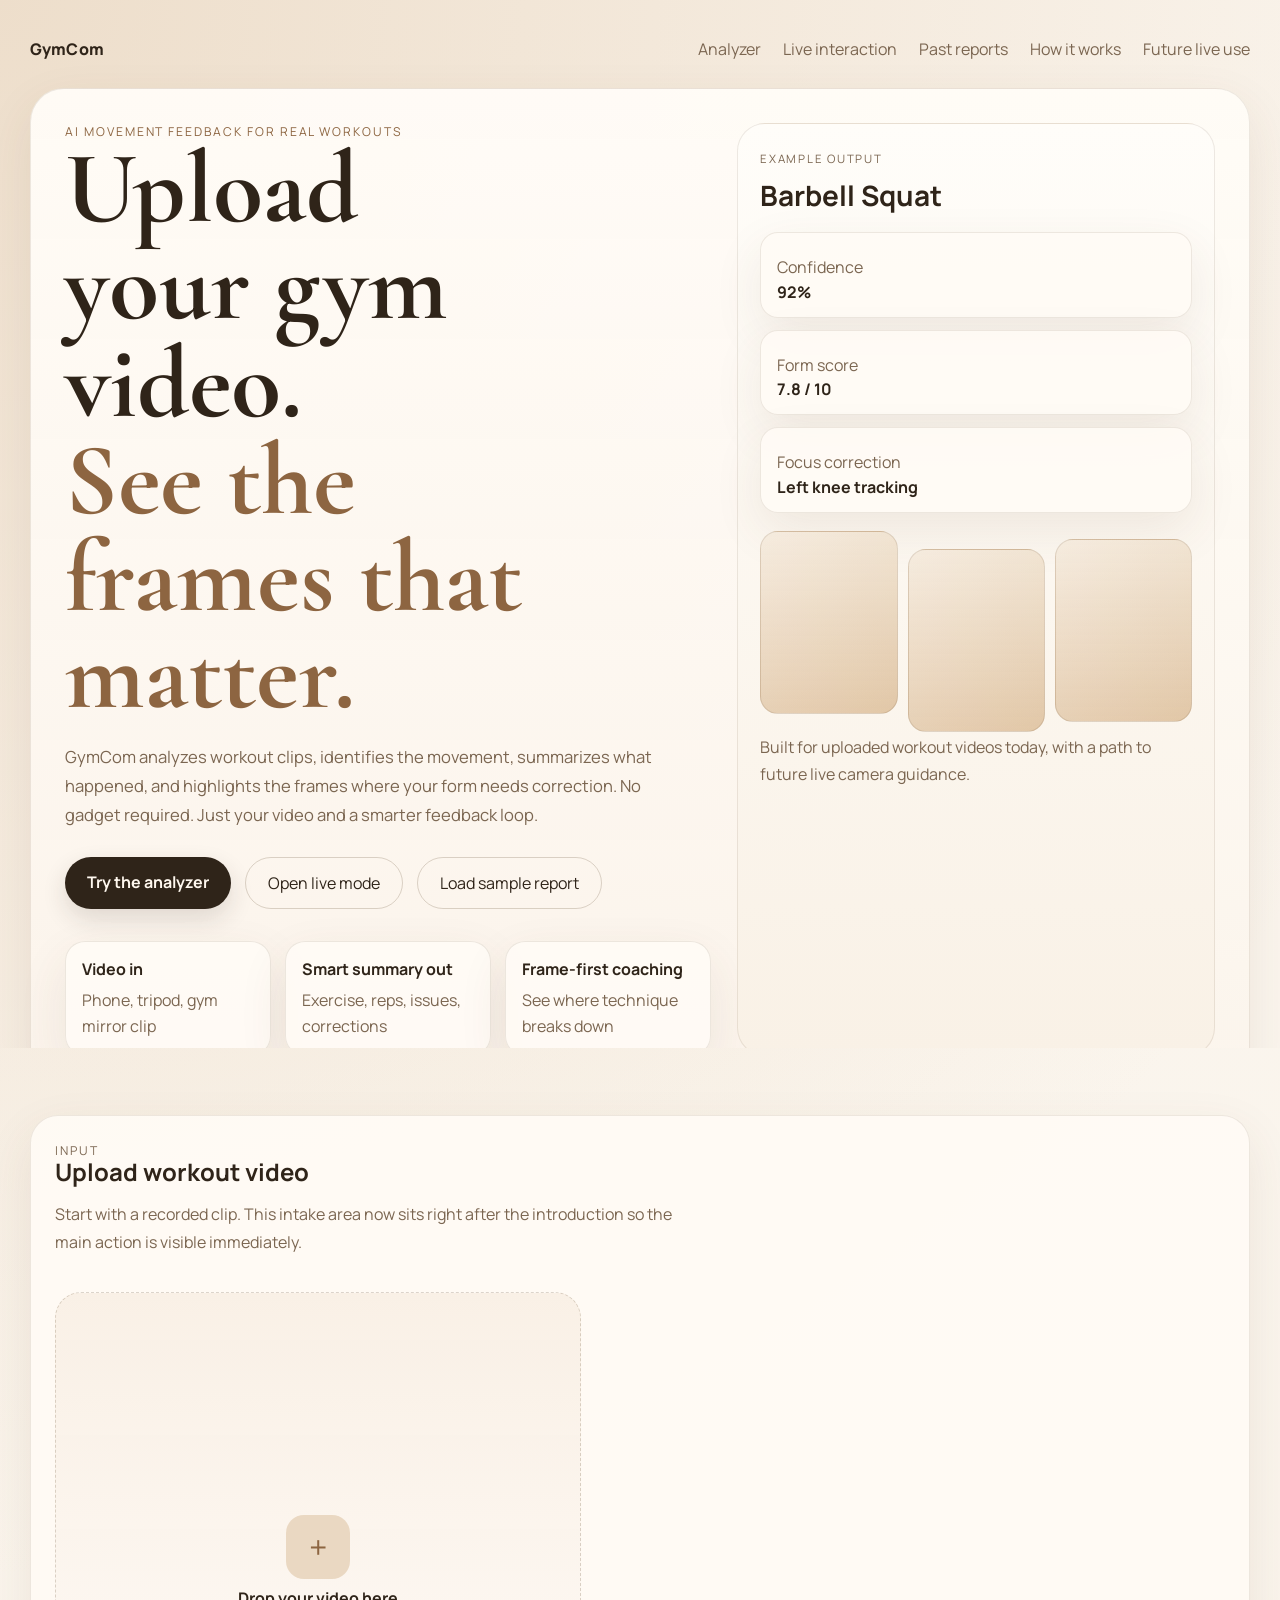
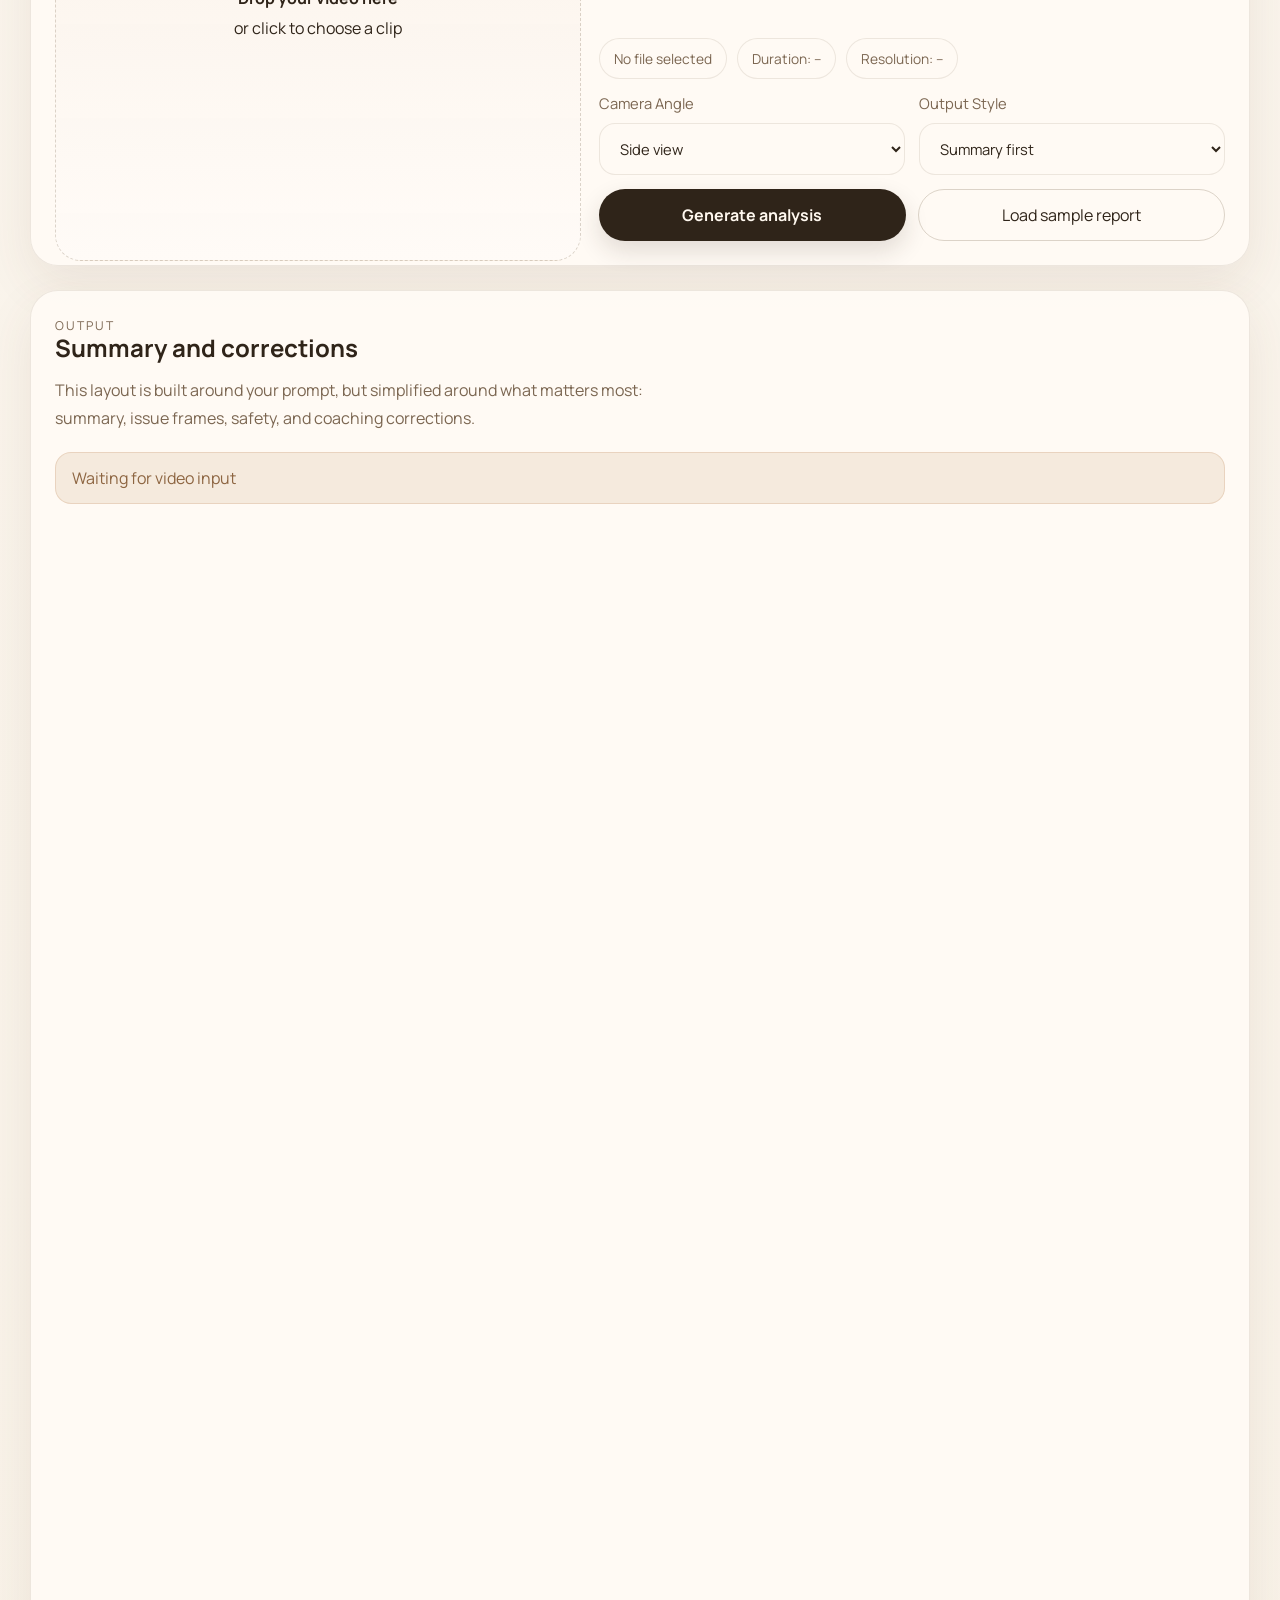
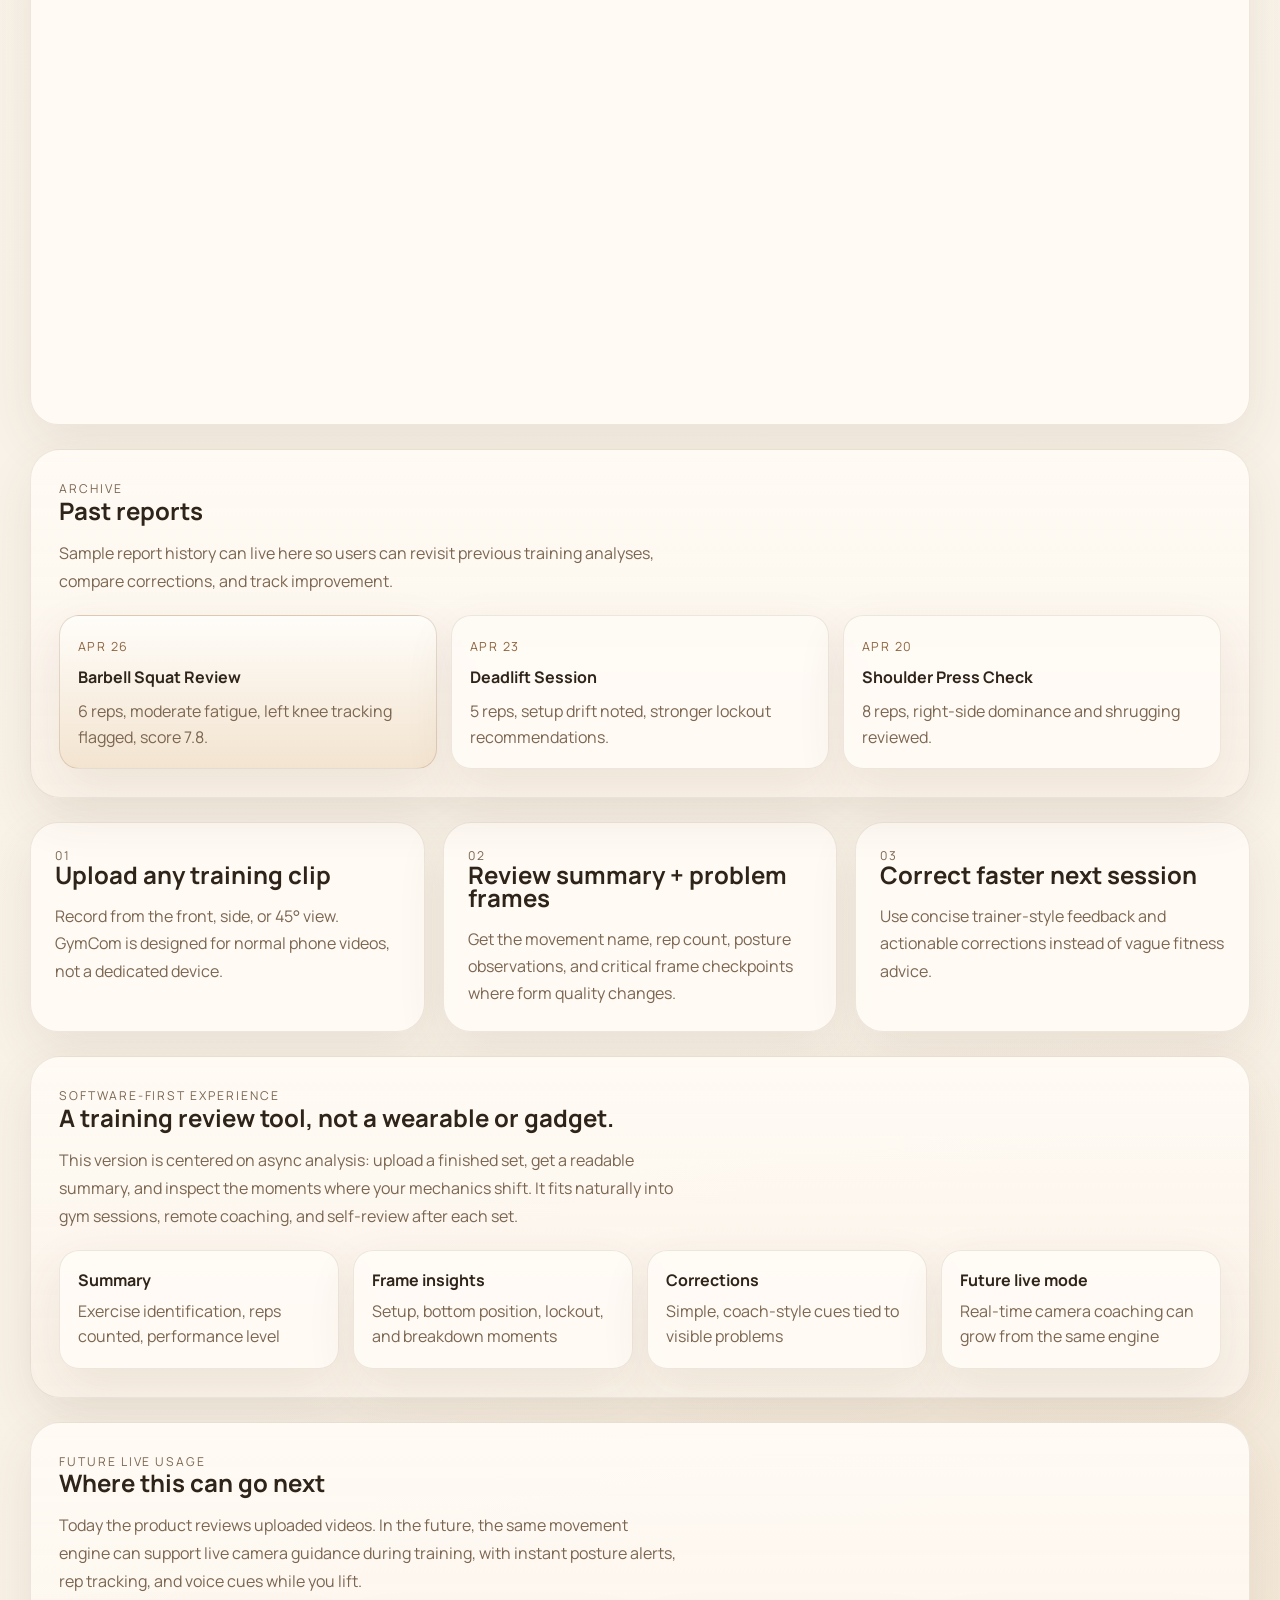
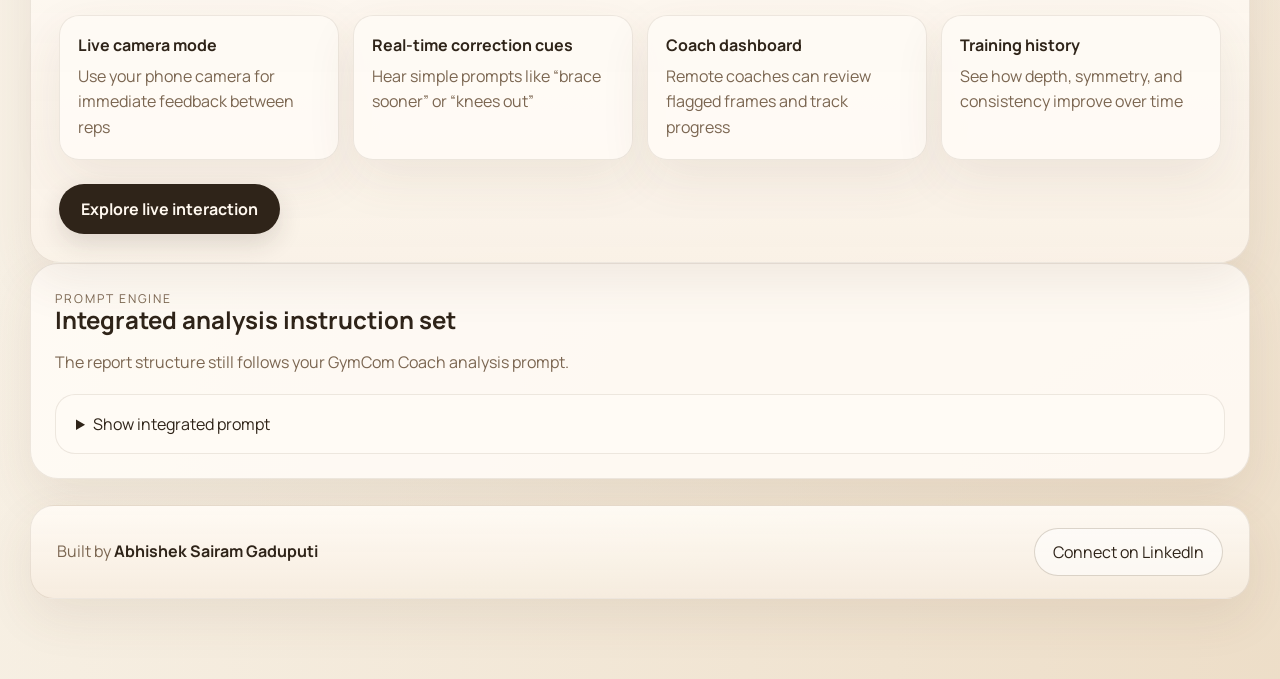
<file: index.html>
<!DOCTYPE html>
<html lang="en">
  <head>
    <meta charset="UTF-8" />
    <meta name="viewport" content="width=device-width, initial-scale=1.0" />
    <title>GymCom</title>
    <link rel="preconnect" href="https://fonts.googleapis.com" />
    <link rel="preconnect" href="https://fonts.gstatic.com" crossorigin />
    <link
      href="https://fonts.googleapis.com/css2?family=Manrope:wght@400;500;700;800&family=Cormorant+Garamond:wght@500;600;700&display=swap"
      rel="stylesheet"
    />
    <link rel="stylesheet" href="./styles.css" />
  </head>
  <body>
    <div class="site-shell">
      <header class="topbar">
        <div class="brand-mark">GymCom</div>
        <nav class="topnav">
          <a href="#analyzer">Analyzer</a>
          <a href="./live.html">Live interaction</a>
          <a href="#past-reports">Past reports</a>
          <a href="#how-it-works">How it works</a>
          <a href="#future-live">Future live use</a>
        </nav>
      </header>

      <main>
        <section class="hero">
          <div class="hero-copy">
            <p class="eyebrow">AI movement feedback for real workouts</p>
            <h1>
              Upload your gym video.
              <span>See the frames that matter.</span>
            </h1>
            <p class="hero-text">
              GymCom analyzes workout clips, identifies the movement,
              summarizes what happened, and highlights the frames where your
              form needs correction. No gadget required. Just your video and a
              smarter feedback loop.
            </p>
            <div class="hero-actions">
              <a class="primary-link" href="#analyzer">Try the analyzer</a>
              <a class="secondary-button" href="./live.html">Open live mode</a>
              <a class="secondary-button" id="load-demo" href="#past-reports">
                Load sample report
              </a>
            </div>
            <div class="hero-points">
              <div>
                <strong>Video in</strong>
                <span>Phone, tripod, gym mirror clip</span>
              </div>
              <div>
                <strong>Smart summary out</strong>
                <span>Exercise, reps, issues, corrections</span>
              </div>
              <div>
                <strong>Frame-first coaching</strong>
                <span>See where technique breaks down</span>
              </div>
            </div>
          </div>

          <aside class="hero-card">
            <div class="hero-card-head">
              <span>Example output</span>
              <strong id="hero-exercise">Barbell Squat</strong>
            </div>
            <div class="hero-stack">
              <article>
                <span>Confidence</span>
                <strong id="hero-confidence">92%</strong>
              </article>
              <article>
                <span>Form score</span>
                <strong>7.8 / 10</strong>
              </article>
              <article>
                <span>Focus correction</span>
                <strong>Left knee tracking</strong>
              </article>
            </div>
            <div class="hero-visual">
              <div class="visual-frame frame-a"></div>
              <div class="visual-frame frame-b"></div>
              <div class="visual-frame frame-c"></div>
            </div>
            <p class="hero-card-note">
              Built for uploaded workout videos today, with a path to future
              live camera guidance.
            </p>
          </aside>
        </section>

        <section class="analyzer-grid" id="analyzer">
          <section class="panel upload-panel">
            <div class="panel-heading">
              <p class="section-tag">Input</p>
              <h2>Upload workout video</h2>
              <p>
                Start with a recorded clip. This intake area now sits right
                after the introduction so the main action is visible
                immediately.
              </p>
            </div>

            <div class="intake-row">
              <label class="upload-dropzone" for="video-input">
                <input id="video-input" type="file" accept="video/*" />
                <span class="upload-icon">+</span>
                <strong>Drop your video here</strong>
                <span>or click to choose a clip</span>
              </label>

              <div class="intake-side">
                <div class="preview-shell">
                  <video id="video-preview" controls playsinline></video>
                  <div class="preview-empty" id="preview-empty">
                    <p>No workout video loaded</p>
                    <span>Upload a clip to preview it and generate a report.</span>
                  </div>
                </div>

                <div class="meta-strip" id="video-meta">
                  <span>No file selected</span>
                  <span>Duration: --</span>
                  <span>Resolution: --</span>
                </div>

                <div class="input-grid">
                  <label>
                    Camera Angle
                    <select id="camera-angle">
                      <option value="side">Side view</option>
                      <option value="front">Front view</option>
                      <option value="three-quarter">45° view</option>
                    </select>
                  </label>
                  <label>
                    Output Style
                    <select id="training-goal">
                      <option value="summary">Summary first</option>
                      <option value="correction">Correction focused</option>
                      <option value="coach">Coach feedback</option>
                      <option value="rehab">Safe movement review</option>
                    </select>
                  </label>
                </div>

                <div class="action-row">
                  <button id="analyze-btn" class="primary-button" type="button">
                    Generate analysis
                  </button>
                  <a class="secondary-button action-link" href="#past-reports" id="sample-report-btn">
                    Load sample report
                  </a>
                </div>
              </div>
            </div>
          </section>

          <section class="panel output-panel">
            <div class="panel-heading">
              <p class="section-tag">Output</p>
              <h2>Summary and corrections</h2>
              <p>
                This layout is built around your prompt, but simplified around
                what matters most: summary, issue frames, safety, and coaching
                corrections.
              </p>
            </div>

            <div class="status-strip" id="status-strip">
              Waiting for video input
            </div>

            <div class="report-grid">
              <article class="report-card report-summary">
                <div class="report-label">Summary</div>
                <pre id="report-summary" class="report-pre"></pre>
              </article>

              <article class="report-card">
                <div class="report-label">Movement Phases</div>
                <ul id="movement-phases" class="report-list"></ul>
              </article>

              <article class="report-card">
                <div class="report-label">Posture Summary</div>
                <ul id="posture-summary" class="report-list"></ul>
              </article>

              <article class="report-card wide-card">
                <div class="report-label">Important Frames to Review</div>
                <div class="frame-grid" id="frame-grid"></div>
              </article>

              <article class="report-card wide-card">
                <div class="report-label">Joint Angle Estimates</div>
                <div class="table-wrap">
                  <table>
                    <thead>
                      <tr>
                        <th>Joint</th>
                        <th>Bottom</th>
                        <th>Lockout</th>
                        <th>In Range?</th>
                        <th>L/R Match?</th>
                      </tr>
                    </thead>
                    <tbody id="angle-table"></tbody>
                  </table>
                </div>
                <p class="table-note">
                  Note: all angles are visual estimates, not precision
                  measurements.
                </p>
              </article>

              <article class="report-card">
                <div class="report-label">Left vs. Right Balance</div>
                <ul id="balance-list" class="report-list"></ul>
              </article>

              <article class="report-card">
                <div class="report-label">Tempo &amp; Control</div>
                <ul id="tempo-list" class="report-list"></ul>
              </article>

              <article class="report-card score-card">
                <div class="report-label">Form Score</div>
                <div class="score-value" id="form-score">--</div>
                <p id="form-score-note" class="score-note">
                  Upload a video to generate a form score.
                </p>
              </article>

              <article class="report-card">
                <div class="report-label">Safety Risks</div>
                <ul id="risk-list" class="report-list"></ul>
              </article>

              <article class="report-card">
                <div class="report-label">Major Issues</div>
                <ul id="issues-list" class="report-list"></ul>
              </article>

              <article class="report-card">
                <div class="report-label">Corrections</div>
                <ol id="corrections-list" class="report-list numbered"></ol>
              </article>

              <article class="report-card wide-card feedback-card">
                <div class="report-label">Coach Feedback</div>
                <p id="coach-feedback" class="coach-feedback">
                  Your trainer-style feedback will appear here.
                </p>
              </article>
            </div>
          </section>
        </section>

        <section class="past-reports-section" id="past-reports">
          <div class="panel-heading">
            <p class="section-tag">Archive</p>
            <h2>Past reports</h2>
            <p>
              Sample report history can live here so users can revisit previous
              training analyses, compare corrections, and track improvement.
            </p>
          </div>
          <div class="past-reports-grid">
            <article class="past-report-card active-report">
              <span>Apr 26</span>
              <strong>Barbell Squat Review</strong>
              <p>6 reps, moderate fatigue, left knee tracking flagged, score 7.8.</p>
            </article>
            <article class="past-report-card">
              <span>Apr 23</span>
              <strong>Deadlift Session</strong>
              <p>5 reps, setup drift noted, stronger lockout recommendations.</p>
            </article>
            <article class="past-report-card">
              <span>Apr 20</span>
              <strong>Shoulder Press Check</strong>
              <p>8 reps, right-side dominance and shrugging reviewed.</p>
            </article>
          </div>
        </section>

        <section class="feature-band" id="how-it-works">
          <article class="feature-card">
            <p class="section-tag">01</p>
            <h2>Upload any training clip</h2>
            <p>
              Record from the front, side, or 45° view. GymCom is
              designed for normal phone videos, not a dedicated device.
            </p>
          </article>
          <article class="feature-card">
            <p class="section-tag">02</p>
            <h2>Review summary + problem frames</h2>
            <p>
              Get the movement name, rep count, posture observations, and
              critical frame checkpoints where form quality changes.
            </p>
          </article>
          <article class="feature-card">
            <p class="section-tag">03</p>
            <h2>Correct faster next session</h2>
            <p>
              Use concise trainer-style feedback and actionable corrections
              instead of vague fitness advice.
            </p>
          </article>
        </section>

        <section class="story-section">
          <div class="story-copy">
            <p class="eyebrow">Software-first experience</p>
            <h2>A training review tool, not a wearable or gadget.</h2>
            <p>
              This version is centered on async analysis: upload a finished set,
              get a readable summary, and inspect the moments where your
              mechanics shift. It fits naturally into gym sessions, remote
              coaching, and self-review after each set.
            </p>
          </div>
          <div class="story-grid">
            <article>
              <strong>Summary</strong>
              <span>Exercise identification, reps counted, performance level</span>
            </article>
            <article>
              <strong>Frame insights</strong>
              <span>Setup, bottom position, lockout, and breakdown moments</span>
            </article>
            <article>
              <strong>Corrections</strong>
              <span>Simple, coach-style cues tied to visible problems</span>
            </article>
            <article>
              <strong>Future live mode</strong>
              <span>Real-time camera coaching can grow from the same engine</span>
            </article>
          </div>
        </section>

        <section class="future-section" id="future-live">
          <div class="future-copy">
            <p class="eyebrow">Future live usage</p>
            <h2>Where this can go next</h2>
            <p>
              Today the product reviews uploaded videos. In the future, the same
              movement engine can support live camera guidance during training,
              with instant posture alerts, rep tracking, and voice cues while
              you lift.
            </p>
          </div>
          <div class="future-grid">
            <article>
              <strong>Live camera mode</strong>
              <span>Use your phone camera for immediate feedback between reps</span>
            </article>
            <article>
              <strong>Real-time correction cues</strong>
              <span>Hear simple prompts like “brace sooner” or “knees out”</span>
            </article>
            <article>
              <strong>Coach dashboard</strong>
              <span>Remote coaches can review flagged frames and track progress</span>
            </article>
            <article>
              <strong>Training history</strong>
              <span>See how depth, symmetry, and consistency improve over time</span>
            </article>
          </div>
          <div class="hero-actions future-actions">
            <a class="primary-link" href="./live.html">Explore live interaction</a>
          </div>
        </section>

        <section class="prompt-panel">
          <div class="panel-heading">
            <p class="section-tag">Prompt Engine</p>
            <h2>Integrated analysis instruction set</h2>
            <p>
              The report structure still follows your GymCom Coach analysis
              prompt.
            </p>
          </div>
          <details>
            <summary>Show integrated prompt</summary>
            <pre id="prompt-display" class="prompt-display"></pre>
          </details>
        </section>
      </main>

      <footer class="site-footer">
        <p class="site-footer-copy">
          Built by <strong>Abhishek Sairam Gaduputi</strong>
        </p>
        <a
          class="site-footer-link"
          href="https://www.linkedin.com/in/abhishek-sairam-gaduputi-23899b175/"
          target="_blank"
          rel="noreferrer"
        >
          Connect on LinkedIn
        </a>
      </footer>
    </div>

    <script src="./app.js"></script>
  </body>
</html>
</file>
<file: styles.css>
:root {
  --bg: #f7f0e4;
  --bg-soft: #fdf8f1;
  --panel: rgba(255, 251, 245, 0.9);
  --panel-strong: #fffaf4;
  --line: rgba(111, 87, 61, 0.12);
  --line-strong: rgba(111, 87, 61, 0.24);
  --text: #2f2419;
  --muted: #7b6651;
  --accent: #c08b5c;
  --accent-soft: #ead8c2;
  --accent-deep: #8d6541;
  --clinical: #24324d;
  --clinical-soft: #31405d;
  --signal: #40d3a8;
  --signal-soft: rgba(64, 211, 168, 0.16);
  --shadow: 0 18px 50px rgba(95, 72, 48, 0.09);
}

* {
  box-sizing: border-box;
}

html {
  scroll-behavior: smooth;
}

body {
  margin: 0;
  min-height: 100vh;
  font-family: "Manrope", "Segoe UI", sans-serif;
  color: var(--text);
  background:
    radial-gradient(circle at top left, rgba(234, 216, 194, 0.8), transparent 28%),
    radial-gradient(circle at bottom right, rgba(233, 214, 188, 0.7), transparent 24%),
    linear-gradient(180deg, #fbf6ef 0%, #f7f0e4 100%);
}

a,
button,
input,
select {
  font: inherit;
}

a:focus-visible,
button:focus-visible,
input:focus-visible,
select:focus-visible,
summary:focus-visible {
  outline: 3px solid #2563eb;
  outline-offset: 3px;
}

.site-shell {
  width: min(1220px, calc(100% - 32px));
  margin: 0 auto;
  padding: 24px 0 80px;
}

.topbar {
  display: flex;
  justify-content: space-between;
  align-items: center;
  gap: 20px;
  padding: 14px 0 28px;
}

.brand-mark {
  font-weight: 800;
  letter-spacing: 0.01em;
}

.topnav {
  display: flex;
  gap: 22px;
  flex-wrap: wrap;
}

.topnav a {
  text-decoration: none;
  color: var(--muted);
  transition: color 180ms ease, transform 180ms ease;
}

.topnav a:hover {
  color: var(--text);
  transform: translateY(-1px);
}

.hero {
  display: grid;
  grid-template-columns: 1.15fr 0.85fr;
  gap: 26px;
  padding: 34px;
  border: 1px solid var(--line);
  border-radius: 34px;
  background: linear-gradient(180deg, rgba(255, 252, 247, 0.96), rgba(251, 244, 236, 0.92));
  box-shadow: var(--shadow);
  animation: riseIn 700ms ease both;
}

.eyebrow,
.section-tag,
.report-label {
  margin: 0;
  text-transform: uppercase;
  letter-spacing: 0.16em;
  font-size: 0.76rem;
  color: var(--accent-deep);
}

.sr-only {
  position: absolute;
  width: 1px;
  height: 1px;
  padding: 0;
  margin: -1px;
  overflow: hidden;
  clip: rect(0, 0, 0, 0);
  white-space: nowrap;
  border: 0;
}

.hero h1,
.panel-heading h2,
.story-copy h2,
.future-copy h2,
.feature-card h2 {
  margin: 0;
  line-height: 0.95;
}

.hero h1 {
  font-family: "Cormorant Garamond", Georgia, serif;
  font-size: clamp(3.2rem, 8vw, 6.4rem);
  max-width: 10ch;
}

.hero h1 span {
  display: block;
  color: var(--accent-deep);
}

.hero-text,
.panel-heading p,
.story-copy p,
.future-copy p,
.feature-card p,
.hero-card-note,
.score-note,
.table-note,
.coach-feedback,
.report-pre,
.report-list,
.past-report-card p {
  color: var(--muted);
}

.hero-text {
  max-width: 60ch;
  font-size: 1.04rem;
  line-height: 1.75;
  margin-top: 18px;
}

.hero-actions {
  display: flex;
  flex-wrap: wrap;
  gap: 14px;
  margin-top: 28px;
}

.primary-link,
.primary-button,
.secondary-button {
  border-radius: 999px;
  transition: transform 180ms ease, box-shadow 180ms ease, border-color 180ms ease, background 180ms ease;
  min-height: 44px;
}

.primary-link,
.primary-button {
  background: var(--text);
  color: #fff8ef;
  border: none;
  text-decoration: none;
  box-shadow: 0 10px 24px rgba(47, 36, 25, 0.14);
}

.primary-link {
  padding: 14px 22px;
  font-weight: 700;
}

.primary-button {
  width: 100%;
  padding: 15px 18px;
  font-weight: 700;
  cursor: pointer;
}

.secondary-button {
  display: inline-flex;
  align-items: center;
  justify-content: center;
  gap: 8px;
  padding: 14px 22px;
  border: 1px solid var(--line-strong);
  background: transparent;
  color: var(--text);
  cursor: pointer;
  text-decoration: none;
}

.primary-link:hover,
.primary-button:hover,
.secondary-button:hover {
  transform: translateY(-2px);
}

.primary-button:disabled,
.secondary-button:disabled {
  cursor: not-allowed;
  opacity: 0.58;
  transform: none;
  box-shadow: none;
}

.hero-points {
  display: grid;
  grid-template-columns: repeat(3, minmax(0, 1fr));
  gap: 14px;
  margin-top: 32px;
}

.hero-points div,
.hero-stack article,
.feature-card,
.story-grid article,
.future-grid article,
.report-card,
.panel,
.prompt-panel,
.past-report-card {
  border: 1px solid var(--line);
  background: var(--panel);
  box-shadow: var(--shadow);
}

.hero-points div {
  padding: 16px;
  border-radius: 20px;
}

.hero-points strong,
.hero-stack strong,
.story-grid strong,
.future-grid strong,
.past-report-card strong {
  display: block;
}

.hero-points span,
.hero-stack span,
.story-grid span,
.future-grid span {
  display: block;
  margin-top: 8px;
  color: var(--muted);
  line-height: 1.6;
}

.hero-card {
  padding: 22px;
  border: 1px solid var(--line);
  border-radius: 28px;
  background: linear-gradient(180deg, #fffdf9, #f9f1e6);
}

.hero-card-head span {
  color: var(--muted);
  text-transform: uppercase;
  letter-spacing: 0.15em;
  font-size: 0.72rem;
}

.hero-card-head strong {
  display: block;
  margin-top: 8px;
  font-size: 1.75rem;
}

.hero-stack {
  display: grid;
  gap: 12px;
  margin-top: 18px;
}

.hero-stack article {
  padding: 14px 16px;
  border-radius: 18px;
}

.hero-visual {
  margin-top: 18px;
  display: grid;
  grid-template-columns: repeat(3, 1fr);
  gap: 10px;
}

.visual-frame {
  aspect-ratio: 3 / 4;
  border-radius: 18px;
  border: 1px solid rgba(111, 87, 61, 0.16);
  background:
    linear-gradient(180deg, rgba(255, 255, 255, 0.2), rgba(192, 139, 92, 0.12)),
    linear-gradient(135deg, #f3e7d7, #e6cfb1);
}

.frame-b {
  transform: translateY(18px);
}

.frame-c {
  transform: translateY(8px);
}

.hero-card-note {
  margin: 20px 0 0;
  line-height: 1.7;
}

.future-actions {
  margin-top: 24px;
}

.feature-band,
.story-section,
.analyzer-grid,
.future-section,
.past-reports-section {
  margin-top: 24px;
}

.feature-band {
  display: grid;
  grid-template-columns: repeat(3, 1fr);
  gap: 18px;
}

.feature-card {
  padding: 24px;
  border-radius: 28px;
}

.feature-card p:last-child {
  line-height: 1.7;
  margin-bottom: 0;
}

.story-section,
.future-section,
.past-reports-section {
  padding: 28px;
  border: 1px solid var(--line);
  border-radius: 30px;
  background: linear-gradient(180deg, rgba(255, 251, 245, 0.96), rgba(250, 242, 232, 0.9));
  box-shadow: var(--shadow);
  animation: riseIn 850ms ease both;
}

.story-copy p,
.future-copy p,
.panel-heading p {
  max-width: 62ch;
  line-height: 1.75;
}

.story-grid,
.future-grid,
.past-reports-grid {
  margin-top: 20px;
  display: grid;
  grid-template-columns: repeat(4, 1fr);
  gap: 14px;
}

.past-reports-grid {
  grid-template-columns: repeat(3, 1fr);
}

.story-grid article,
.future-grid article,
.past-report-card {
  padding: 18px;
  border-radius: 20px;
  transition: transform 220ms ease, border-color 220ms ease, background 220ms ease;
}

.analyzer-grid {
  display: grid;
  grid-template-columns: 1fr;
  gap: 24px;
}

.panel,
.prompt-panel {
  padding: 24px;
  border-radius: 28px;
  transition: transform 220ms ease, box-shadow 220ms ease, border-color 220ms ease;
}

.panel:hover,
.prompt-panel:hover,
.feature-card:hover,
.report-card:hover,
.past-report-card:hover {
  transform: translateY(-4px);
}

.intake-row {
  display: grid;
  grid-template-columns: 1.05fr 1.25fr;
  gap: 18px;
  align-items: stretch;
}

.intake-side {
  display: grid;
  gap: 14px;
}

.upload-dropzone {
  margin-top: 20px;
  min-height: 100%;
  border: 1px dashed var(--line-strong);
  border-radius: 26px;
  display: flex;
  flex-direction: column;
  align-items: center;
  justify-content: center;
  text-align: center;
  gap: 8px;
  background: linear-gradient(180deg, rgba(234, 216, 194, 0.28), rgba(255, 255, 255, 0.3));
  cursor: pointer;
  transition: transform 220ms ease, border-color 220ms ease, background 220ms ease;
}

.upload-dropzone:hover {
  transform: translateY(-3px);
  border-color: rgba(141, 101, 65, 0.34);
  background: linear-gradient(180deg, rgba(234, 216, 194, 0.42), rgba(255, 255, 255, 0.45));
}

.upload-dropzone input {
  display: none;
}

.upload-icon {
  display: grid;
  place-items: center;
  width: 64px;
  height: 64px;
  border-radius: 18px;
  background: var(--accent-soft);
  color: var(--accent-deep);
  font-size: 2rem;
}

.preview-shell {
  position: relative;
  aspect-ratio: 16 / 9;
  border-radius: 24px;
  overflow: hidden;
  border: 1px solid var(--line);
  background: #ede1d0;
}

#video-preview,
.preview-empty {
  width: 100%;
  height: 100%;
}

#video-preview {
  display: none;
  object-fit: cover;
}

.preview-empty {
  display: grid;
  place-items: center;
  padding: 20px;
  text-align: center;
}

.preview-empty p {
  margin: 0;
  font-size: 1.05rem;
}

.meta-strip {
  display: flex;
  flex-wrap: wrap;
  gap: 10px;
}

.meta-strip span {
  padding: 10px 14px;
  border-radius: 999px;
  border: 1px solid var(--line);
  background: var(--panel-strong);
  color: var(--muted);
  font-size: 0.86rem;
}

.input-grid {
  display: grid;
  grid-template-columns: repeat(2, 1fr);
  gap: 14px;
}

.input-grid label {
  display: grid;
  gap: 10px;
  color: var(--muted);
  font-size: 0.92rem;
}

.input-grid select {
  padding: 14px 16px;
  border-radius: 16px;
  border: 1px solid var(--line);
  background: var(--panel-strong);
  color: var(--text);
}

.action-row {
  display: grid;
  grid-template-columns: 1fr 1fr;
  gap: 12px;
  align-items: stretch;
}

.action-link {
  min-height: 100%;
}

.status-strip {
  margin-top: 20px;
  padding: 14px 16px;
  border-radius: 16px;
  border: 1px solid rgba(192, 139, 92, 0.24);
  background: rgba(234, 216, 194, 0.46);
  color: var(--accent-deep);
  transition: background 220ms ease, transform 220ms ease, opacity 220ms ease;
}

.status-strip.is-busy {
  background: rgba(192, 139, 92, 0.16);
}

.report-grid {
  margin-top: 20px;
  display: grid;
  grid-template-columns: repeat(2, minmax(0, 1fr));
  gap: 16px;
  transition: opacity 220ms ease, transform 220ms ease;
}

.output-panel.is-refreshing .report-grid {
  opacity: 0.62;
  transform: translateY(6px);
}

.report-card {
  min-height: 170px;
  padding: 18px;
  border-radius: 22px;
}

.report-summary,
.wide-card {
  grid-column: 1 / -1;
}

.report-pre {
  margin: 0;
  white-space: pre-wrap;
  line-height: 1.7;
}

.report-list {
  margin: 0;
  padding-left: 18px;
  line-height: 1.7;
}

.frame-grid {
  display: grid;
  grid-template-columns: repeat(3, 1fr);
  gap: 12px;
}

.frame-item {
  padding: 14px;
  border-radius: 18px;
  border: 1px solid var(--line);
  background: linear-gradient(180deg, #fffaf4, #f4e6d4);
  transition: transform 180ms ease, border-color 180ms ease;
}

.frame-item:hover {
  transform: translateY(-3px);
  border-color: rgba(141, 101, 65, 0.28);
}

.frame-item strong {
  display: block;
}

.frame-preview {
  display: block;
  width: 100%;
  aspect-ratio: 4 / 3;
  object-fit: cover;
  border-radius: 14px;
  margin: 12px 0 10px;
  border: 1px solid var(--line);
}

.frame-item span {
  display: block;
  margin-top: 6px;
  color: var(--muted);
  line-height: 1.55;
}

.table-wrap {
  overflow-x: auto;
}

table {
  width: 100%;
  min-width: 620px;
  border-collapse: collapse;
}

th,
td {
  padding: 12px 10px;
  text-align: left;
  border-bottom: 1px solid var(--line);
}

th {
  color: var(--text);
  font-size: 0.88rem;
}

td {
  color: var(--muted);
}

.score-card {
  display: flex;
  flex-direction: column;
  justify-content: center;
}

.live-hero {
  align-items: start;
}

.live-hero h1 {
  max-width: 12ch;
}

.live-hero-lede {
  margin: 14px 0 0;
  font-family: "Cormorant Garamond", Georgia, serif;
  font-size: clamp(2.1rem, 5vw, 4.2rem);
  line-height: 0.98;
  color: var(--text);
}

.live-hero-lede span {
  display: block;
  color: var(--accent-deep);
}

.live-session-bar {
  display: flex;
  flex-wrap: wrap;
  gap: 10px;
  margin: 0 0 18px;
}

.session-pill {
  padding: 10px 14px;
  border-radius: 999px;
  border: 1px solid rgba(36, 50, 77, 0.12);
  background: rgba(255, 250, 244, 0.9);
  color: var(--clinical);
  font-size: 0.84rem;
  letter-spacing: 0.04em;
  box-shadow: 0 10px 24px rgba(36, 50, 77, 0.06);
}

.live-panel {
  margin-top: 24px;
}

.live-warning-banner,
.live-error {
  margin-top: 18px;
  padding: 15px 18px;
  border-radius: 18px;
  line-height: 1.65;
}

.live-warning-banner {
  border: 1px solid rgba(146, 87, 18, 0.24);
  background: #fff4d8;
  color: #4f3414;
}

.live-warning-banner strong {
  color: #33200b;
}

.live-error {
  margin-top: 0;
  border: 1px solid rgba(176, 51, 51, 0.24);
  background: #fff0ed;
  color: #7c2525;
}

.live-grid {
  display: grid;
  grid-template-columns: minmax(330px, 0.92fr) minmax(0, 1.08fr);
  align-items: start;
  gap: 22px;
  margin-top: 20px;
}

.live-controls,
.live-camera-shell {
  display: grid;
  gap: 16px;
}

.live-controls label {
  display: grid;
  gap: 10px;
  color: var(--muted);
}

.control-card {
  display: grid;
  gap: 16px;
  padding: 18px;
  border: 1px solid var(--line);
  border-radius: 20px;
  background: linear-gradient(180deg, rgba(255, 252, 248, 0.98), rgba(246, 238, 228, 0.94));
  box-shadow: var(--shadow);
}

.live-controls input,
.live-controls select {
  padding: 14px 16px;
  border-radius: 16px;
  border: 1px solid var(--line);
  background: var(--panel-strong);
  color: var(--text);
  min-width: 0;
}

.field-help,
.privacy-note {
  color: var(--muted);
  font-size: 0.86rem;
  line-height: 1.6;
}

.exercise-chip-grid {
  display: flex;
  flex-wrap: wrap;
  gap: 8px;
}

.exercise-chip {
  min-height: 38px;
  padding: 8px 12px;
  border-radius: 999px;
  border: 1px solid rgba(36, 50, 77, 0.16);
  background: rgba(255, 255, 255, 0.62);
  color: var(--clinical);
  cursor: pointer;
}

.exercise-chip.is-active {
  background: var(--clinical);
  color: #fff8ef;
  border-color: var(--clinical);
}

.live-action-row {
  grid-template-columns: repeat(2, minmax(0, 1fr));
}

.start-camera-button {
  background: #116149;
}

.stop-camera-button {
  border-color: rgba(155, 44, 44, 0.34);
  color: #7c2525;
  background: rgba(255, 240, 237, 0.72);
}

.exercise-spec-card {
  display: grid;
  gap: 14px;
  background: linear-gradient(180deg, rgba(255, 252, 248, 0.98), rgba(244, 236, 226, 0.96));
}

.exercise-spec-grid {
  display: grid;
  grid-template-columns: repeat(2, 1fr);
  gap: 12px;
}

.exercise-spec-grid article {
  padding: 14px;
  border-radius: 16px;
  border: 1px solid rgba(36, 50, 77, 0.1);
  background: rgba(255, 255, 255, 0.58);
}

.exercise-spec-grid span {
  display: block;
  color: var(--clinical-soft);
  font-size: 0.82rem;
}

.exercise-spec-grid strong {
  display: block;
  margin-top: 8px;
  color: var(--clinical);
  font-size: 1rem;
  line-height: 1.35;
}

.live-status {
  padding: 14px 16px;
  border-radius: 18px;
  border: 1px solid rgba(36, 50, 77, 0.12);
  background: rgba(36, 50, 77, 0.06);
  color: var(--clinical);
  line-height: 1.65;
}

.live-status.is-loading::before {
  content: "";
  display: inline-block;
  width: 0.85em;
  height: 0.85em;
  margin-right: 8px;
  border: 2px solid rgba(36, 50, 77, 0.24);
  border-top-color: var(--signal);
  border-radius: 50%;
  vertical-align: -0.12em;
  animation: spin 700ms linear infinite;
}

.live-cue-banner {
  padding: 16px 18px;
  border-radius: 20px;
  border: 1px solid rgba(64, 211, 168, 0.28);
  background: linear-gradient(180deg, rgba(232, 255, 247, 0.92), rgba(247, 252, 249, 0.92));
  color: var(--clinical);
  box-shadow: 0 12px 30px rgba(36, 50, 77, 0.08);
}

.live-cue-banner span {
  display: block;
  color: var(--clinical-soft);
  font-size: 0.82rem;
  text-transform: uppercase;
  letter-spacing: 0.12em;
}

.live-cue-banner strong {
  display: block;
  margin-top: 6px;
  font-size: clamp(1.08rem, 2vw, 1.45rem);
  line-height: 1.35;
}

.live-metrics-grid {
  display: grid;
  grid-template-columns: repeat(3, 1fr);
  gap: 14px;
}

.metric-card {
  padding: 18px;
  border-radius: 20px;
  border: 1px solid var(--line);
  background: linear-gradient(180deg, rgba(255, 251, 246, 0.95), rgba(247, 239, 228, 0.95));
  box-shadow: var(--shadow);
}

.metric-card span {
  display: block;
  color: var(--clinical-soft);
  font-size: 0.9rem;
}

.metric-card strong {
  display: block;
  margin-top: 10px;
  font-size: 1.45rem;
  color: var(--clinical);
  overflow-wrap: anywhere;
}

.metric-card.is-waiting strong,
.live-digest-grid article.is-waiting strong {
  color: #5d6a7d;
  font-size: 1.02rem;
}

.confidence-track {
  margin-top: 12px;
  width: 100%;
  height: 8px;
  border-radius: 999px;
  background: rgba(36, 50, 77, 0.13);
  overflow: hidden;
}

.confidence-track span {
  display: block;
  width: 0%;
  height: 100%;
  border-radius: inherit;
  background: var(--signal);
  transition: width 180ms ease;
}

.live-preview {
  aspect-ratio: 16 / 10;
  position: relative;
  border: 2px solid rgba(36, 50, 77, 0.18);
  background:
    linear-gradient(180deg, rgba(36, 50, 77, 0.88), rgba(44, 59, 88, 0.94)),
    radial-gradient(circle at top left, rgba(64, 211, 168, 0.18), transparent 30%);
}

#live-video {
  width: 100%;
  height: 100%;
  object-fit: cover;
  transform: scaleX(-1);
}

.live-overlay {
  position: absolute;
  inset: 0;
  width: 100%;
  height: 100%;
  pointer-events: none;
  transform: scaleX(-1);
}

.live-overlay-badge {
  position: absolute;
  top: 16px;
  left: 16px;
  max-width: min(62%, 360px);
  padding: 12px 14px;
  border-radius: 18px;
  background: rgba(17, 24, 39, 0.58);
  color: #f8f7f2;
  border: 1px solid rgba(255, 255, 255, 0.16);
  backdrop-filter: blur(10px);
  line-height: 1.4;
  z-index: 2;
}

.live-overlay-badge[data-kind="good"] {
  background: rgba(20, 77, 66, 0.64);
  border-color: rgba(64, 211, 168, 0.32);
}

.live-overlay-badge[data-kind="warn"] {
  background: rgba(107, 62, 23, 0.7);
  border-color: rgba(255, 219, 185, 0.3);
}

.live-clinical-note,
.assistant-card,
.live-session-digest {
  background: linear-gradient(180deg, rgba(255, 253, 249, 0.98), rgba(246, 238, 228, 0.94));
}

.live-howto-card {
  background: linear-gradient(180deg, rgba(255, 253, 249, 0.98), rgba(239, 247, 244, 0.92));
}

.live-steps {
  margin: 12px 0 0;
  padding-left: 20px;
  color: var(--muted);
  line-height: 1.7;
}

.live-session-digest {
  display: grid;
  gap: 16px;
}

.live-digest-grid {
  display: grid;
  grid-template-columns: repeat(4, 1fr);
  gap: 12px;
}

.live-digest-grid article {
  padding: 14px;
  border-radius: 16px;
  border: 1px solid rgba(36, 50, 77, 0.1);
  background: rgba(255, 255, 255, 0.56);
}

.live-digest-grid span {
  display: block;
  color: var(--clinical-soft);
  font-size: 0.82rem;
}

.live-digest-grid strong {
  display: block;
  margin-top: 8px;
  color: var(--clinical);
  font-size: 1.1rem;
  overflow-wrap: anywhere;
}

.claude-report-button {
  width: fit-content;
}

.privacy-note {
  margin: 0;
}

.live-dashboard {
  --live-base: #0b0d12;
  --live-surface: #16181f;
  --live-text: #f0f1f3;
  --live-muted: #8a8f98;
  --live-accent: #2dd4bf;
  --live-warning: #f59e0b;
  --live-success: #34d399;
  --live-line: #272a33;
  font-family: "Inter", "Manrope", "Segoe UI", sans-serif;
  color: var(--live-text);
  background: var(--live-base);
}

.live-dashboard .site-shell {
  width: min(1440px, 100%);
  padding: 0;
}

.live-dashboard .topbar {
  min-height: 64px;
  padding: 0 24px;
  border-bottom: 1px solid var(--live-line);
  background: var(--live-base);
}

.live-dashboard .brand-mark {
  color: var(--live-text);
  font-size: 20px;
  font-weight: 700;
  letter-spacing: 0;
}

.live-dashboard .topnav {
  gap: 16px;
}

.live-dashboard .topnav a,
.live-dashboard .site-footer-link {
  color: var(--live-muted);
  font-size: 12px;
  font-weight: 600;
  text-decoration: none;
  border-bottom: 2px solid transparent;
}

.live-dashboard .topnav a:hover,
.live-dashboard .site-footer-link:hover {
  color: var(--live-text);
  border-bottom-color: var(--live-accent);
  transform: none;
}

.live-dashboard main {
  padding: 24px;
}

.live-dashboard .live-session-bar {
  margin: 0 0 16px;
  padding-bottom: 16px;
  border-bottom: 1px solid var(--live-line);
}

.live-dashboard .session-pill {
  padding: 8px 12px;
  border: 1px solid var(--live-line);
  border-radius: 0;
  background: var(--live-surface);
  color: var(--live-muted);
  box-shadow: none;
}

.live-dashboard .hero.live-hero {
  display: none;
}

.live-dashboard .panel,
.live-dashboard .report-card,
.live-dashboard .past-reports-section,
.live-dashboard .site-footer,
.live-dashboard .control-card,
.live-dashboard .data-panel {
  border: 1px solid var(--live-line);
  border-radius: 0;
  background: var(--live-surface);
  box-shadow: none;
}

.live-dashboard .live-panel {
  margin-top: 0;
  padding: 0;
  overflow: hidden;
}

.live-dashboard .panel-heading {
  padding: 24px;
  border-bottom: 1px solid var(--live-line);
}

.live-dashboard .section-tag,
.live-dashboard .report-label,
.live-dashboard .eyebrow {
  color: var(--live-accent);
  font-size: 11px;
  font-weight: 600;
  letter-spacing: 0.08em;
}

.live-dashboard .panel-heading h2 {
  margin-top: 8px;
  color: var(--live-text);
  font-size: 20px;
  font-weight: 700;
  letter-spacing: 0;
  line-height: 1.2;
}

.live-dashboard .panel-heading p,
.live-dashboard .coach-feedback,
.live-dashboard .report-list,
.live-dashboard .field-help,
.live-dashboard .privacy-note {
  color: var(--live-muted);
}

.live-dashboard .live-warning-banner {
  margin: 0;
  padding: 16px 24px;
  border: 0;
  border-bottom: 1px solid rgba(245, 158, 11, 0.35);
  border-radius: 0;
  background: rgba(245, 158, 11, 0.1);
  color: var(--live-warning);
}

.live-dashboard .live-warning-banner strong {
  color: var(--live-text);
}

.live-dashboard .live-grid {
  display: grid;
  grid-template-columns: 280px minmax(420px, 1fr) 320px;
  gap: 0;
  margin-top: 0;
  align-items: stretch;
}

.live-dashboard .live-controls,
.live-dashboard .live-camera-shell,
.live-dashboard .live-data-rail {
  display: grid;
  align-content: start;
  gap: 0;
  min-width: 0;
  border-right: 1px solid var(--live-line);
}

.live-dashboard .live-data-rail {
  border-right: 0;
}

.live-dashboard .control-card,
.live-dashboard .exercise-spec-card,
.live-dashboard .live-howto-card,
.live-dashboard .live-notes-card,
.live-dashboard .assistant-card,
.live-dashboard .data-panel {
  padding: 16px;
  border-width: 0 0 1px;
}

.live-dashboard .control-card {
  gap: 16px;
}

.live-dashboard .live-controls label {
  gap: 8px;
  color: var(--live-muted);
  font-size: 11px;
  font-weight: 600;
  letter-spacing: 0.08em;
  text-transform: uppercase;
}

.live-dashboard .live-controls select,
.live-dashboard .live-controls input {
  min-height: 44px;
  padding: 0 14px;
  border: 1px solid var(--live-line);
  border-left: 2px solid transparent;
  border-radius: 0;
  background: var(--live-base);
  color: var(--live-muted);
}

.live-dashboard .live-controls select:valid {
  border-left-color: var(--live-accent);
  color: var(--live-text);
}

.control-select-hidden {
  position: absolute;
  width: 1px;
  height: 1px;
  opacity: 0;
  pointer-events: none;
}

.segmented-control {
  display: grid;
  grid-template-columns: repeat(3, minmax(0, 1fr));
  border: 1px solid var(--live-line);
}

.segment-button {
  min-height: 40px;
  border: 0;
  border-right: 1px solid var(--live-line);
  border-bottom: 1px solid transparent;
  background: transparent;
  color: var(--live-muted);
  font-size: 12px;
  font-weight: 600;
  cursor: pointer;
}

.segment-button:last-child {
  border-right: 0;
}

.segment-button.is-active {
  color: var(--live-accent);
  background: rgba(45, 212, 191, 0.1);
  border-bottom-color: var(--live-accent);
}

.live-dashboard .live-action-row {
  grid-template-columns: 1fr 1fr;
}

.live-dashboard .primary-button,
.live-dashboard .secondary-button,
.live-dashboard .primary-link {
  border-radius: 0;
  box-shadow: none;
}

.live-dashboard .start-camera-button,
.live-dashboard .claude-report-button:not(:disabled) {
  background: var(--live-accent);
  color: var(--live-base);
}

.live-dashboard .stop-camera-button {
  border-color: var(--live-line);
  background: transparent;
  color: var(--live-muted);
}

.live-dashboard .exercise-spec-grid,
.live-dashboard .live-digest-grid,
.live-dashboard .live-metrics-grid {
  display: grid;
  grid-template-columns: 1fr;
  gap: 0;
  border-top: 1px solid var(--live-line);
}

.live-dashboard .exercise-spec-grid article,
.live-dashboard .live-digest-grid article,
.live-dashboard .metric-card {
  display: grid;
  grid-template-columns: 1fr auto;
  align-items: center;
  gap: 16px;
  min-height: 56px;
  padding: 10px 0;
  border: 0;
  border-bottom: 1px solid var(--live-line);
  border-radius: 0;
  background: transparent;
  box-shadow: none;
}

.live-dashboard .exercise-spec-grid span,
.live-dashboard .live-digest-grid span,
.live-dashboard .metric-card span {
  color: var(--live-muted);
  font-size: 11px;
  font-weight: 600;
  letter-spacing: 0.08em;
  text-transform: uppercase;
}

.live-dashboard .exercise-spec-grid strong,
.live-dashboard .live-digest-grid strong,
.live-dashboard .metric-card strong {
  margin-top: 0;
  color: var(--live-text);
  font-family: "JetBrains Mono", monospace;
  font-size: 24px;
  font-weight: 600;
  line-height: 1;
}

.live-dashboard .exercise-spec-grid strong {
  max-width: 140px;
  font-size: 13px;
  line-height: 1.35;
  text-align: right;
}

.live-dashboard .metric-card.is-waiting strong,
.live-dashboard .live-digest-grid article.is-waiting strong {
  color: var(--live-muted);
  font-size: 24px;
}

.live-dashboard .phase-card strong {
  padding: 6px 10px;
  border: 1px solid var(--live-line);
  background: var(--live-surface);
  font-family: "Inter", sans-serif;
  font-size: 12px;
  text-transform: uppercase;
}

.live-dashboard .confidence-track {
  grid-column: 1 / -1;
  height: 4px;
  margin-top: 0;
  border-radius: 0;
  background: var(--live-line);
}

.live-dashboard .confidence-track span {
  border-radius: 0;
  background: var(--live-accent);
}

.live-dashboard .live-status,
.live-dashboard .live-cue-banner,
.live-dashboard .live-error {
  margin: 0;
  padding: 16px;
  border: 0;
  border-bottom: 1px solid var(--live-line);
  border-radius: 0;
  background: var(--live-surface);
  color: var(--live-muted);
  box-shadow: none;
}

.live-dashboard .live-error {
  color: var(--live-warning);
  background: rgba(245, 158, 11, 0.08);
}

.live-dashboard .live-cue-banner strong {
  color: var(--live-text);
  font-size: 14px;
}

.live-dashboard .live-preview {
  aspect-ratio: 16 / 9;
  border: 0;
  border-bottom: 1px solid var(--live-line);
  border-radius: 0;
  background: #05060a;
}

.live-dashboard .live-preview.is-tracking {
  box-shadow: inset 0 0 0 1px var(--live-accent);
}

.live-dashboard .live-overlay-badge {
  top: 50%;
  left: 50%;
  max-width: calc(100% - 48px);
  transform: translate(-50%, -50%);
  padding: 8px 12px;
  border: 1px solid var(--live-line);
  border-radius: 0;
  background: rgba(11, 13, 18, 0.82);
  color: var(--live-muted);
  font-size: 14px;
}

.live-dashboard .live-overlay-badge[data-kind="good"] {
  color: var(--live-accent);
  background: rgba(11, 13, 18, 0.82);
  border-color: var(--live-accent);
}

.live-dashboard .live-overlay-badge[data-kind="warn"] {
  color: var(--live-warning);
  background: rgba(11, 13, 18, 0.82);
  border-color: var(--live-warning);
}

.live-dashboard .preview-empty {
  color: var(--live-muted);
}

.live-dashboard .preview-empty p {
  color: var(--live-text);
}

.live-dashboard .live-steps {
  color: var(--live-muted);
}

.live-dashboard .past-reports-section {
  margin-top: 24px;
  padding: 0;
  overflow: hidden;
}

.live-dashboard .past-reports-grid {
  display: grid;
  grid-template-columns: repeat(3, minmax(0, 1fr));
  gap: 0;
  border-top: 1px solid var(--live-line);
}

.live-dashboard .past-report-card,
.live-dashboard .active-report,
.live-dashboard .wide-card {
  border: 0;
  border-right: 1px solid var(--live-line);
  border-bottom: 1px solid var(--live-line);
  border-radius: 0;
  background: var(--live-surface);
  box-shadow: none;
}

.live-dashboard .past-report-card:last-child {
  border-right: 0;
}

.live-dashboard .past-report-card span {
  color: var(--live-accent);
  font-size: 11px;
  font-weight: 600;
  letter-spacing: 0.08em;
}

.live-dashboard .past-report-card strong {
  color: var(--live-text);
}

.live-dashboard .past-report-card p {
  color: var(--live-muted);
}

.live-dashboard .wide-card {
  border-right: 0;
  padding: 16px;
}

.live-dashboard .site-footer {
  justify-content: center;
  gap: 24px;
  margin: 24px;
  padding: 16px 24px;
  border-width: 1px 0 0;
  background: var(--live-base);
}

.live-dashboard .site-footer-copy {
  color: var(--live-muted);
}

.live-dashboard .site-footer-copy strong {
  color: var(--live-text);
}

.live-dashboard .site-footer-link {
  padding: 0;
  background: transparent;
  border: 0;
  border-bottom: 2px solid transparent;
}

/* Bright GymCom Live palette and subtle motion background. */
.live-dashboard {
  --live-base: #f0f4f8;
  --live-surface: #ffffff;
  --live-text: #111827;
  --live-muted: #6b7280;
  --live-body: #374151;
  --live-accent: #00c896;
  --live-accent-deep: #00a87e;
  --live-secondary: #3b82f6;
  --live-warning: #d97706;
  --live-warning-bg: #fff8e7;
  --live-success: #34d399;
  --live-line: #e5e7eb;
  --angle-progress: 0%;
  --cursor-x: 50vw;
  --cursor-y: 50vh;
  color: var(--live-text);
  background: var(--live-base);
  overflow-x: hidden;
}

.live-dashboard .site-shell {
  position: relative;
  z-index: 1;
}

.live-background {
  position: fixed;
  inset: 0;
  z-index: 0;
  pointer-events: none;
  overflow: hidden;
}

.pose-mesh,
.kinematic-grid,
.cursor-orb,
.stable-particles {
  position: absolute;
  inset: 0;
  will-change: transform, opacity;
}

.pose-mesh {
  top: 6%;
  left: 9%;
  width: 44vw;
  height: 44vw;
  max-width: 560px;
  max-height: 560px;
  opacity: 0.08;
  background:
    linear-gradient(32deg, transparent 0 47%, rgba(0, 200, 150, 0.35) 48% 49%, transparent 50%),
    linear-gradient(142deg, transparent 0 48%, rgba(59, 130, 246, 0.3) 49% 50%, transparent 51%),
    repeating-linear-gradient(0deg, transparent 0 34px, rgba(0, 200, 150, 0.26) 35px 36px),
    repeating-linear-gradient(90deg, transparent 0 42px, rgba(59, 130, 246, 0.18) 43px 44px);
  clip-path: polygon(10% 20%, 48% 4%, 88% 24%, 96% 68%, 62% 94%, 18% 82%, 2% 48%);
  transform: rotateX(55deg) rotateZ(-14deg);
  animation: poseMeshDrift 28s linear infinite;
}

.kinematic-grid {
  opacity: 0.42;
  background-image:
    radial-gradient(circle, rgba(0, 168, 126, 0.13) 1px, transparent 1.5px),
    radial-gradient(circle, rgba(59, 130, 246, 0.08) 1px, transparent 1.5px);
  background-position: 0 0, 22px 22px;
  background-size: 44px 44px;
  animation: kinematicGridDrift 80s linear infinite;
}

.cursor-orb {
  opacity: 0;
  background: radial-gradient(circle at var(--cursor-x) var(--cursor-y), rgba(0, 200, 150, 0.08), rgba(0, 200, 150, 0.03) 130px, transparent 250px);
  filter: blur(22px);
  transition: opacity 450ms ease;
}

.live-dashboard.has-cursor-glow .cursor-orb {
  opacity: 1;
}

.stable-particles {
  inset: auto 0 0;
  height: 42%;
}

.stable-particles span {
  position: absolute;
  bottom: 20px;
  width: 2px;
  height: 2px;
  border-radius: 999px;
  background: var(--live-accent);
  opacity: 0;
  animation: stableParticleFloat 10s ease-out forwards;
}

.stable-particles span.is-fading {
  animation: stableParticleFade 800ms ease forwards;
}

.live-dashboard .topbar {
  background: rgba(255, 255, 255, 0.88);
  backdrop-filter: blur(18px);
}

.live-dashboard .brand-mark,
.live-dashboard .panel-heading h2,
.live-dashboard .past-report-card strong,
.live-dashboard .preview-empty p,
.live-dashboard .site-footer-copy strong {
  color: var(--live-text);
}

.live-dashboard .topnav a,
.live-dashboard .site-footer-link,
.live-dashboard .session-pill,
.live-dashboard .panel-heading p,
.live-dashboard .coach-feedback,
.live-dashboard .report-list,
.live-dashboard .field-help,
.live-dashboard .privacy-note,
.live-dashboard .preview-empty {
  color: var(--live-muted);
}

.live-dashboard .topnav a:hover,
.live-dashboard .site-footer-link:hover {
  color: var(--live-text);
}

.live-dashboard .panel,
.live-dashboard .report-card,
.live-dashboard .past-reports-section,
.live-dashboard .site-footer,
.live-dashboard .control-card,
.live-dashboard .data-panel {
  background: rgba(255, 255, 255, 0.94);
  border-color: var(--live-line);
}

.live-dashboard .live-panel {
  background: rgba(255, 255, 255, 0.9);
}

.live-dashboard .section-tag,
.live-dashboard .report-label,
.live-dashboard .eyebrow,
.live-dashboard .past-report-card span {
  color: var(--live-muted);
}

.live-dashboard .session-pill {
  background: #e8faf5;
  border-color: rgba(0, 200, 150, 0.12);
  color: var(--live-accent-deep);
}

.live-dashboard .live-warning-banner {
  background: var(--live-warning-bg);
  border-bottom-color: rgba(217, 119, 6, 0.22);
  color: var(--live-warning);
}

.live-dashboard .live-controls,
.live-dashboard .live-camera-shell,
.live-dashboard .live-data-rail,
.live-dashboard .panel-heading,
.live-dashboard .live-status,
.live-dashboard .live-cue-banner,
.live-dashboard .live-error,
.live-dashboard .exercise-spec-grid,
.live-dashboard .live-digest-grid,
.live-dashboard .live-metrics-grid,
.live-dashboard .past-reports-grid,
.live-dashboard .exercise-spec-grid article,
.live-dashboard .live-digest-grid article,
.live-dashboard .metric-card,
.live-dashboard .past-report-card,
.live-dashboard .active-report,
.live-dashboard .wide-card {
  border-color: var(--live-line);
}

.live-dashboard .live-controls select,
.live-dashboard .live-controls input {
  background: #ffffff;
  border-color: var(--live-line);
  color: var(--live-muted);
}

.live-dashboard .live-controls select:valid {
  border-left-color: var(--live-accent);
  color: var(--live-text);
}

.segmented-control {
  border-color: var(--live-line);
  background: #ffffff;
}

.segment-button {
  border-color: var(--live-line);
  color: var(--live-muted);
}

.segment-button.is-active {
  color: var(--live-accent-deep);
  background: rgba(0, 200, 150, 0.1);
  border-bottom-color: var(--live-accent);
}

.live-dashboard .start-camera-button,
.live-dashboard .claude-report-button:not(:disabled) {
  background: var(--live-accent);
  color: #ffffff;
}

.live-dashboard .stop-camera-button {
  border-color: var(--live-line);
  background: #ffffff;
  color: var(--live-body);
}

.live-dashboard .live-status,
.live-dashboard .live-cue-banner {
  background: #ffffff;
  color: var(--live-body);
}

.live-dashboard .live-cue-banner span,
.live-dashboard .exercise-spec-grid span,
.live-dashboard .live-digest-grid span,
.live-dashboard .metric-card span {
  color: var(--live-muted);
}

.live-dashboard .live-cue-banner strong,
.live-dashboard .exercise-spec-grid strong,
.live-dashboard .live-digest-grid strong,
.live-dashboard .metric-card strong {
  color: var(--live-text);
}

.live-dashboard .metric-card:not(.is-waiting) strong,
.live-dashboard .live-digest-grid article:not(.is-waiting) strong {
  color: var(--live-accent-deep);
}

.live-dashboard .phase-card strong {
  background: #e8faf5;
  border-color: rgba(0, 200, 150, 0.18);
  color: var(--live-accent-deep);
}

.live-dashboard .metric-card.is-waiting strong,
.live-dashboard .live-digest-grid article.is-waiting strong {
  color: var(--live-muted);
}

.live-dashboard .confidence-track {
  background: #e5e7eb;
}

.live-dashboard .confidence-track span {
  background: linear-gradient(90deg, var(--live-accent), var(--live-secondary));
}

.live-dashboard .live-preview {
  position: relative;
  background:
    linear-gradient(180deg, rgba(17, 24, 39, 0.96), rgba(31, 41, 55, 0.96)),
    radial-gradient(circle at center, rgba(0, 200, 150, 0.16), transparent 42%);
}

.live-dashboard .live-preview::before {
  content: "";
  position: absolute;
  inset: 0;
  pointer-events: none;
  background-image:
    linear-gradient(rgba(255, 255, 255, 0.05) 1px, transparent 1px),
    linear-gradient(90deg, rgba(255, 255, 255, 0.05) 1px, transparent 1px);
  background-size: 32px 32px;
}

.live-dashboard .live-preview.is-tracking {
  box-shadow: inset 0 0 0 1px var(--live-accent);
}

.live-dashboard .live-overlay-badge {
  background: rgba(255, 255, 255, 0.9);
  border-color: var(--live-line);
  color: var(--live-muted);
}

.live-dashboard .live-overlay-badge[data-kind="good"] {
  background: #e8faf5;
  color: var(--live-accent-deep);
  border-color: rgba(0, 200, 150, 0.22);
}

.live-dashboard .live-overlay-badge[data-kind="warn"],
.live-dashboard .live-error {
  background: var(--live-warning-bg);
  color: var(--live-warning);
  border-color: rgba(217, 119, 6, 0.22);
}

.live-dashboard .live-data-rail {
  position: relative;
}

.live-angle-arc {
  position: absolute;
  top: 72px;
  right: 24px;
  width: 190px;
  height: 190px;
  border-radius: 50%;
  pointer-events: none;
  opacity: 0.18;
  background:
    conic-gradient(var(--live-accent) 0 var(--angle-progress), rgba(59, 130, 246, 0.12) var(--angle-progress) 100%),
    radial-gradient(circle, transparent 61%, rgba(255, 255, 255, 0.82) 62%);
  mask: radial-gradient(circle, transparent 57%, #000 58% 60%, transparent 61%);
}

.live-dashboard.is-live-tracking .pose-mesh {
  animation-duration: 14s;
}

.live-dashboard.is-live-tracking .kinematic-grid {
  opacity: 0.58;
}

.live-dashboard.is-live-tracking .live-angle-arc {
  opacity: 0.32;
}

.live-dashboard .past-report-card,
.live-dashboard .active-report,
.live-dashboard .wide-card {
  background: rgba(255, 255, 255, 0.94);
}

.live-dashboard .past-report-card p {
  color: var(--live-body);
}

.live-dashboard .site-footer {
  background: transparent;
}

.live-dashboard .site-footer-copy {
  color: var(--live-muted);
}

.live-sidebar-grid {
  display: grid;
  grid-template-columns: repeat(2, 1fr);
  gap: 16px;
}

.assistant-card {
  min-height: 100%;
}

.live-idea-grid {
  grid-template-columns: repeat(3, 1fr);
}

.score-value {
  font-family: "Cormorant Garamond", Georgia, serif;
  font-size: clamp(3rem, 6vw, 4.8rem);
  line-height: 1;
}

.past-report-card span {
  color: var(--accent-deep);
  font-size: 0.78rem;
  text-transform: uppercase;
  letter-spacing: 0.12em;
}

.past-report-card strong {
  margin-top: 10px;
}

.past-report-card p {
  margin: 10px 0 0;
  line-height: 1.65;
}

.active-report {
  background: linear-gradient(180deg, #fffdf9, #f3e4d0);
  border-color: rgba(141, 101, 65, 0.22);
}

.coach-feedback,
.table-note,
.score-note {
  margin-bottom: 0;
  line-height: 1.7;
}

details {
  margin-top: 18px;
  border: 1px solid var(--line);
  border-radius: 20px;
  background: var(--panel);
  overflow: hidden;
}

summary {
  cursor: pointer;
  padding: 18px 20px;
}

.prompt-display {
  margin: 0;
  padding: 0 20px 20px;
  white-space: pre-wrap;
  line-height: 1.7;
  color: var(--muted);
}

.site-footer {
  margin-top: 26px;
  padding: 22px 26px;
  border: 1px solid var(--line);
  border-radius: 24px;
  background: linear-gradient(180deg, rgba(255, 251, 245, 0.94), rgba(246, 236, 223, 0.92));
  box-shadow: var(--shadow);
  display: flex;
  align-items: center;
  justify-content: space-between;
  gap: 16px;
  flex-wrap: wrap;
}

.site-footer-copy {
  margin: 0;
  color: var(--muted);
  line-height: 1.7;
}

.site-footer-copy strong {
  color: var(--text);
}

.site-footer-link {
  display: inline-flex;
  align-items: center;
  justify-content: center;
  padding: 12px 18px;
  border-radius: 999px;
  border: 1px solid var(--line-strong);
  color: var(--text);
  text-decoration: none;
  background: rgba(255, 255, 255, 0.54);
  transition: transform 180ms ease, border-color 180ms ease, background 180ms ease;
}

.site-footer-link:hover {
  transform: translateY(-2px);
  border-color: rgba(141, 101, 65, 0.34);
  background: rgba(255, 255, 255, 0.78);
}

@keyframes riseIn {
  from {
    opacity: 0;
    transform: translateY(22px);
  }
  to {
    opacity: 1;
    transform: translateY(0);
  }
}

@keyframes spin {
  to {
    transform: rotate(360deg);
  }
}

@keyframes poseMeshDrift {
  0% {
    transform: rotateX(55deg) rotateZ(-14deg) translate3d(0, 0, 0);
  }
  50% {
    transform: rotateX(58deg) rotateZ(4deg) translate3d(12px, -8px, 0);
  }
  100% {
    transform: rotateX(55deg) rotateZ(346deg) translate3d(0, 0, 0);
  }
}

@keyframes kinematicGridDrift {
  from {
    transform: translate3d(0, 0, 0);
  }
  to {
    transform: translate3d(18px, -18px, 0);
  }
}

@keyframes stableParticleFloat {
  0% {
    opacity: 0;
    transform: translate3d(0, 0, 0) scale(0.8);
  }
  18% {
    opacity: 0.16;
  }
  100% {
    opacity: 0;
    transform: translate3d(0, -20px, 0) scale(1);
  }
}

@keyframes stableParticleFade {
  to {
    opacity: 0;
  }
}

@media (prefers-reduced-motion: reduce) {
  .pose-mesh,
  .kinematic-grid,
  .stable-particles span,
  .live-status.is-loading::before {
    animation: none;
  }

  .cursor-orb {
    display: none;
  }
}

@media (max-width: 1080px) {
  .hero,
  .feature-band,
  .story-grid,
  .future-grid,
  .past-reports-grid,
  .intake-row,
  .live-grid,
  .live-idea-grid,
  .live-sidebar-grid {
    grid-template-columns: 1fr;
  }

  .hero-points {
    grid-template-columns: 1fr;
  }

  .live-grid {
    gap: 18px;
  }

  .live-dashboard .live-grid {
    grid-template-columns: 280px minmax(0, 1fr);
  }

  .live-dashboard .live-data-rail {
    grid-column: 1 / -1;
    border-top: 1px solid var(--live-line);
  }

  .live-dashboard .live-data-rail .data-panel {
    border-right: 0;
  }

  .live-dashboard .live-metrics-grid,
  .live-dashboard .live-digest-grid {
    grid-template-columns: repeat(2, minmax(0, 1fr));
  }
}

@media (max-width: 760px) {
  .site-shell {
    width: min(100% - 20px, 1220px);
  }

  .topbar {
    flex-direction: column;
    align-items: flex-start;
  }

  .hero,
  .story-section,
  .future-section,
  .past-reports-section,
  .panel,
  .prompt-panel,
  .feature-card {
    padding: 20px;
    border-radius: 22px;
  }

  .hero h1 {
    font-size: clamp(2.6rem, 14vw, 4.2rem);
  }

  .input-grid,
  .report-grid,
  .frame-grid,
  .action-row {
    grid-template-columns: 1fr;
  }

  .live-metrics-grid {
    grid-template-columns: repeat(2, minmax(0, 1fr));
  }

  .live-digest-grid {
    grid-template-columns: 1fr 1fr;
  }

  .exercise-spec-grid {
    grid-template-columns: 1fr 1fr;
  }

  .site-footer {
    padding: 18px 20px;
  }

  .live-overlay-badge {
    max-width: calc(100% - 32px);
  }

  .live-action-row {
    grid-template-columns: 1fr;
  }

  .claude-report-button {
    width: 100%;
  }

  .live-dashboard main {
    padding: 16px;
  }

  .live-dashboard .topbar {
    padding: 16px;
  }

  .live-dashboard .live-grid {
    grid-template-columns: 1fr;
  }

  .live-dashboard .live-controls,
  .live-dashboard .live-camera-shell,
  .live-dashboard .live-data-rail {
    border-right: 0;
    border-bottom: 1px solid var(--live-line);
  }

  .live-dashboard .live-data-rail {
    border-bottom: 0;
  }

  .live-dashboard .live-action-row {
    grid-template-columns: 1fr 1fr;
  }
}

@media (max-width: 560px) {
  .exercise-spec-grid,
  .live-digest-grid,
  .live-metrics-grid {
    grid-template-columns: 1fr;
  }

  .site-footer {
    flex-direction: column;
    align-items: flex-start;
  }

  .live-dashboard .live-metrics-grid,
  .live-dashboard .live-digest-grid {
    grid-template-columns: 1fr;
  }

  .live-dashboard .live-action-row {
    grid-template-columns: 1fr;
  }
}
</file>
